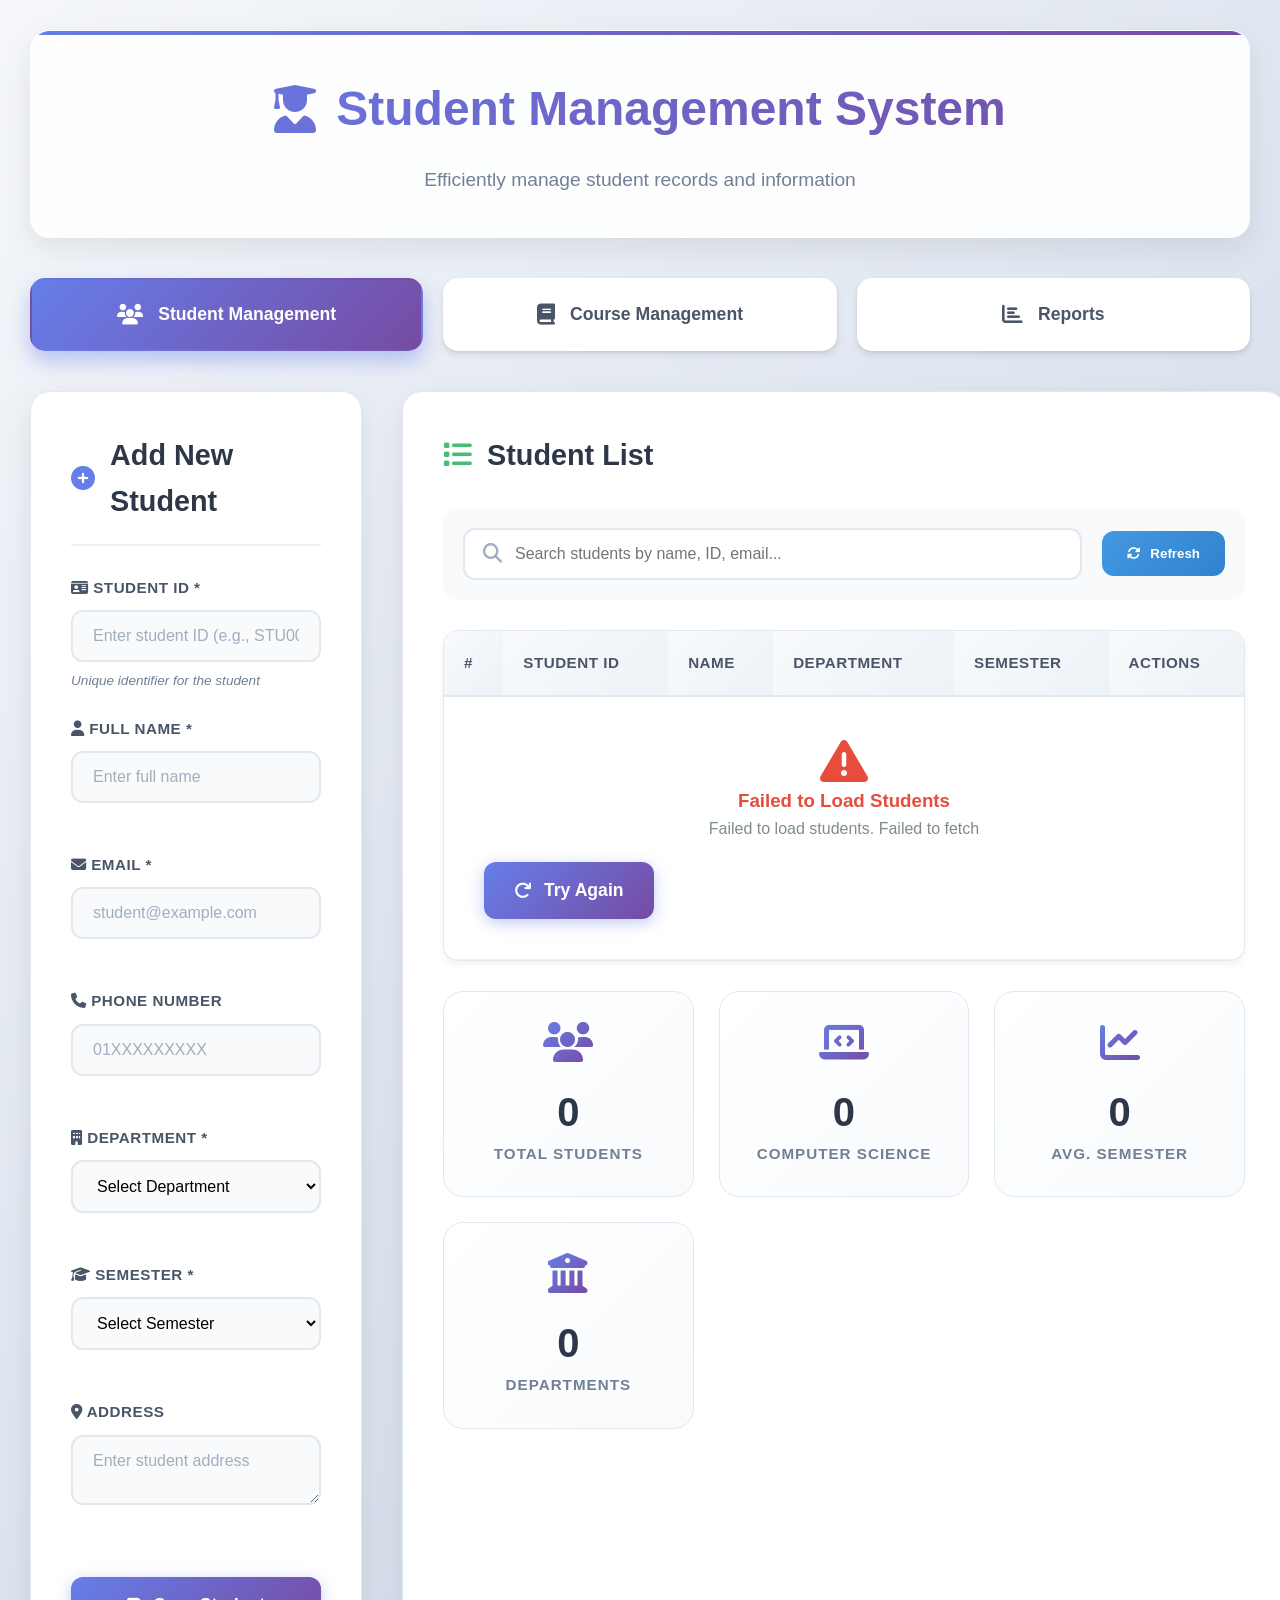
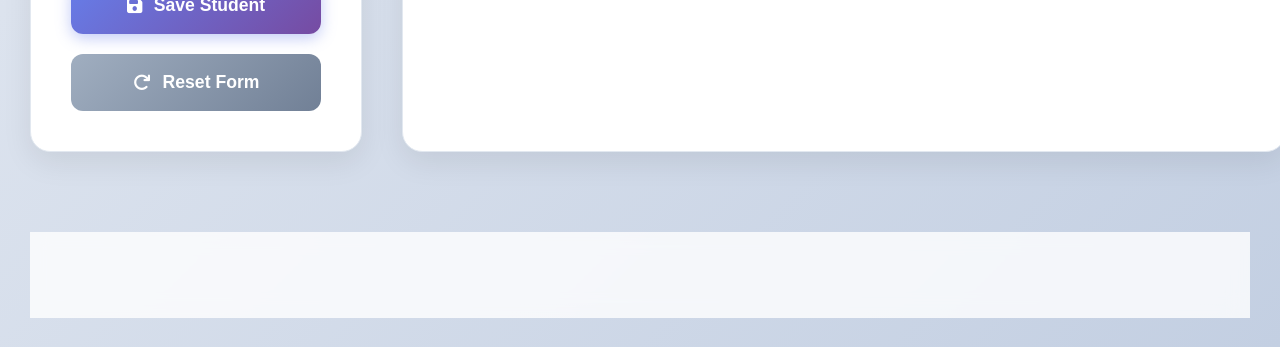
<file: student-management-system/frontend/index.html>
<!DOCTYPE html>
<html lang="en">
<head>
    <meta charset="UTF-8">
    <meta name="viewport" content="width=device-width, initial-scale=1.0">
    <title>Student Management System</title>
    <link rel="stylesheet" href="style.css">
    <link rel="stylesheet" href="https://cdnjs.cloudflare.com/ajax/libs/font-awesome/6.4.0/css/all.min.css">
</head>
<body>
    <div class="container">
        <!-- Header -->
        <header>
            <h1><i class="fas fa-user-graduate"></i> Student Management System</h1>
            <p>Efficiently manage student records and information</p>
        </header>

        <!-- Navigation Menu -->
        <div class="navigation">
            <a href="index.html" class="nav-btn active">
                <i class="fas fa-users"></i> Student Management
            </a>
            <a href="courses.html" class="nav-btn">
                <i class="fas fa-book"></i> Course Management
            </a>
            <a href="#" class="nav-btn">
                <i class="fas fa-chart-bar"></i> Reports
            </a>
        </div>

        <!-- Main Content Area -->
        <div class="main-content">
            <!-- Left Side: Student Form -->
            <div class="form-section">
                <h2><i class="fas fa-plus-circle"></i> Add New Student</h2>
                
                <form id="studentForm">
                    <input type="hidden" id="studentId" value="">
                    
                    <!-- Student ID -->
                    <div class="form-group">
                        <label for="student_id"><i class="fas fa-id-card"></i> Student ID *</label>
                        <input type="text" id="student_id" required placeholder="Enter student ID (e.g., STU001)">
                        <small class="form-text">Unique identifier for the student</small>
                    </div>
                    
                    <!-- Name and Email -->
                    <div class="form-row">
                        <div class="form-group">
                            <label for="name"><i class="fas fa-user"></i> Full Name *</label>
                            <input type="text" id="name" required placeholder="Enter full name">
                        </div>
                        <div class="form-group">
                            <label for="email"><i class="fas fa-envelope"></i> Email *</label>
                            <input type="email" id="email" required placeholder="student@example.com">
                        </div>
                    </div>
                    
                    <!-- Phone and Department -->
                    <div class="form-row">
                        <div class="form-group">
                            <label for="phone"><i class="fas fa-phone"></i> Phone Number</label>
                            <input type="text" id="phone" placeholder="01XXXXXXXXX">
                        </div>
                        <div class="form-group">
                            <label for="department"><i class="fas fa-building"></i> Department *</label>
                            <select id="department" required>
                                <option value="">Select Department</option>
                                <option value="Computer Science">Computer Science</option>
                                <option value="Mathematics">Mathematics</option>
                                <option value="Physics">Physics</option>
                                <option value="Chemistry">Chemistry</option>
                                <option value="English">English</option>
                                <option value="Business Administration">Business Administration</option>
                                <option value="Electrical Engineering">Electrical Engineering</option>
                                <option value="Civil Engineering">Civil Engineering</option>
                            </select>
                        </div>
                    </div>
                    
                    <!-- Semester and Address -->
                    <div class="form-row">
                        <div class="form-group">
                            <label for="semester"><i class="fas fa-graduation-cap"></i> Semester *</label>
                            <select id="semester" required>
                                <option value="">Select Semester</option>
                                <option value="1">1st Semester</option>
                                <option value="2">2nd Semester</option>
                                <option value="3">3rd Semester</option>
                                <option value="4">4th Semester</option>
                                <option value="5">5th Semester</option>
                                <option value="6">6th Semester</option>
                                <option value="7">7th Semester</option>
                                <option value="8">8th Semester</option>
                            </select>
                        </div>
                        <div class="form-group">
                            <label for="address"><i class="fas fa-map-marker-alt"></i> Address</label>
                            <textarea id="address" rows="2" placeholder="Enter student address"></textarea>
                        </div>
                    </div>
                    
                    <!-- Form Buttons -->
                    <div class="form-buttons">
                        <button type="submit" id="submitBtn" class="btn-submit">
                            <i class="fas fa-save"></i> Save Student
                        </button>
                        <button type="button" id="cancelBtn" class="btn-cancel" style="display:none;">
                            <i class="fas fa-times"></i> Cancel
                        </button>
                        <button type="reset" class="btn-reset">
                            <i class="fas fa-redo"></i> Reset Form
                        </button>
                    </div>
                </form>
            </div>

            <!-- Right Side: Student List -->
            <div class="list-section">
                <h2><i class="fas fa-list"></i> Student List</h2>
                
                <!-- Search Box -->
                <div class="search-filter">
                    <div class="search-box">
                        <input type="text" id="searchInput" placeholder="Search students by name, ID, email...">
                        <i class="fas fa-search"></i>
                    </div>
                    <button id="refreshBtn" class="btn-refresh">
                        <i class="fas fa-sync-alt"></i> Refresh
                    </button>
                </div>
                
                <!-- Student Table -->
                <div class="table-container">
                    <table id="studentTable">
                        <thead>
                            <tr>
                                <th>#</th>
                                <th>Student ID</th>
                                <th>Name</th>
                                <th>Department</th>
                                <th>Semester</th>
                                <th>Actions</th>
                            </tr>
                        </thead>
                        <tbody id="studentTableBody">
                            <!-- Students will be loaded here -->
                            <tr>
                                <td colspan="6" style="text-align: center; padding: 40px;">
                                    <div class="loading-state">
                                        <i class="fas fa-spinner fa-spin"></i>
                                        <p>Loading students...</p>
                                    </div>
                                </td>
                            </tr>
                        </tbody>
                    </table>
                </div>
                
                <!-- Statistics -->
                <div class="stats">
                    <div class="stat-card">
                        <i class="fas fa-users"></i>
                        <h3 id="totalStudents">0</h3>
                        <p>Total Students</p>
                    </div>
                    <div class="stat-card">
                        <i class="fas fa-laptop-code"></i>
                        <h3 id="csStudents">0</h3>
                        <p>Computer Science</p>
                    </div>
                    <div class="stat-card">
                        <i class="fas fa-chart-line"></i>
                        <h3 id="semesterAvg">0</h3>
                        <p>Avg. Semester</p>
                    </div>
                    <div class="stat-card">
                        <i class="fas fa-university"></i>
                        <h3 id="deptCount">0</h3>
                        <p>Departments</p>
                    </div>
                </div>
            </div>
        </div>
        
        <!-- Footer -->
        <footer>
            <p>Student Management System &copy; 2026 | Simple DBMS Project with MySQL & PHP</p>
        </footer>
    </div>

    <!-- Message Modal -->
    <div id="messageModal" class="modal">
        <div class="modal-content">
            <span class="close-modal">&times;</span>
            <div id="modalMessage"></div>
        </div>
    </div>

    <script src="script.js"></script>
</body>
</html>
</file>
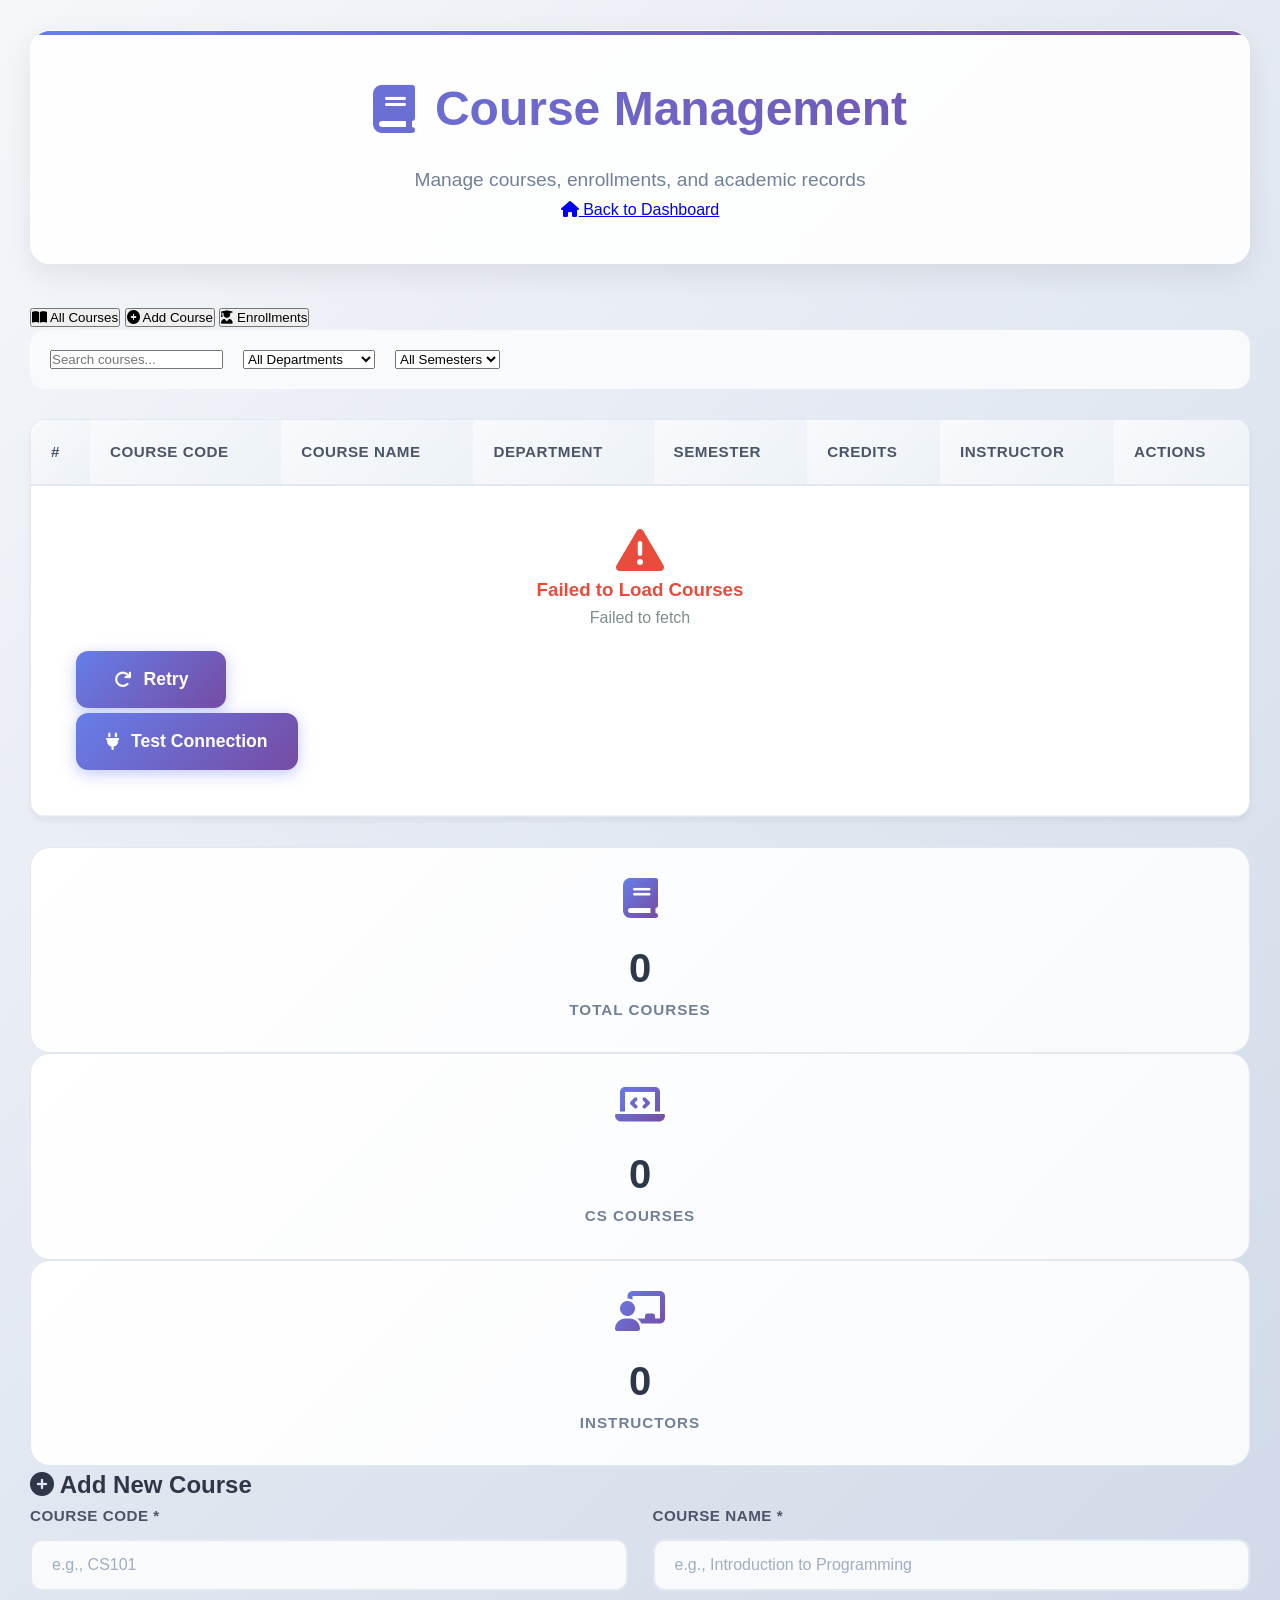
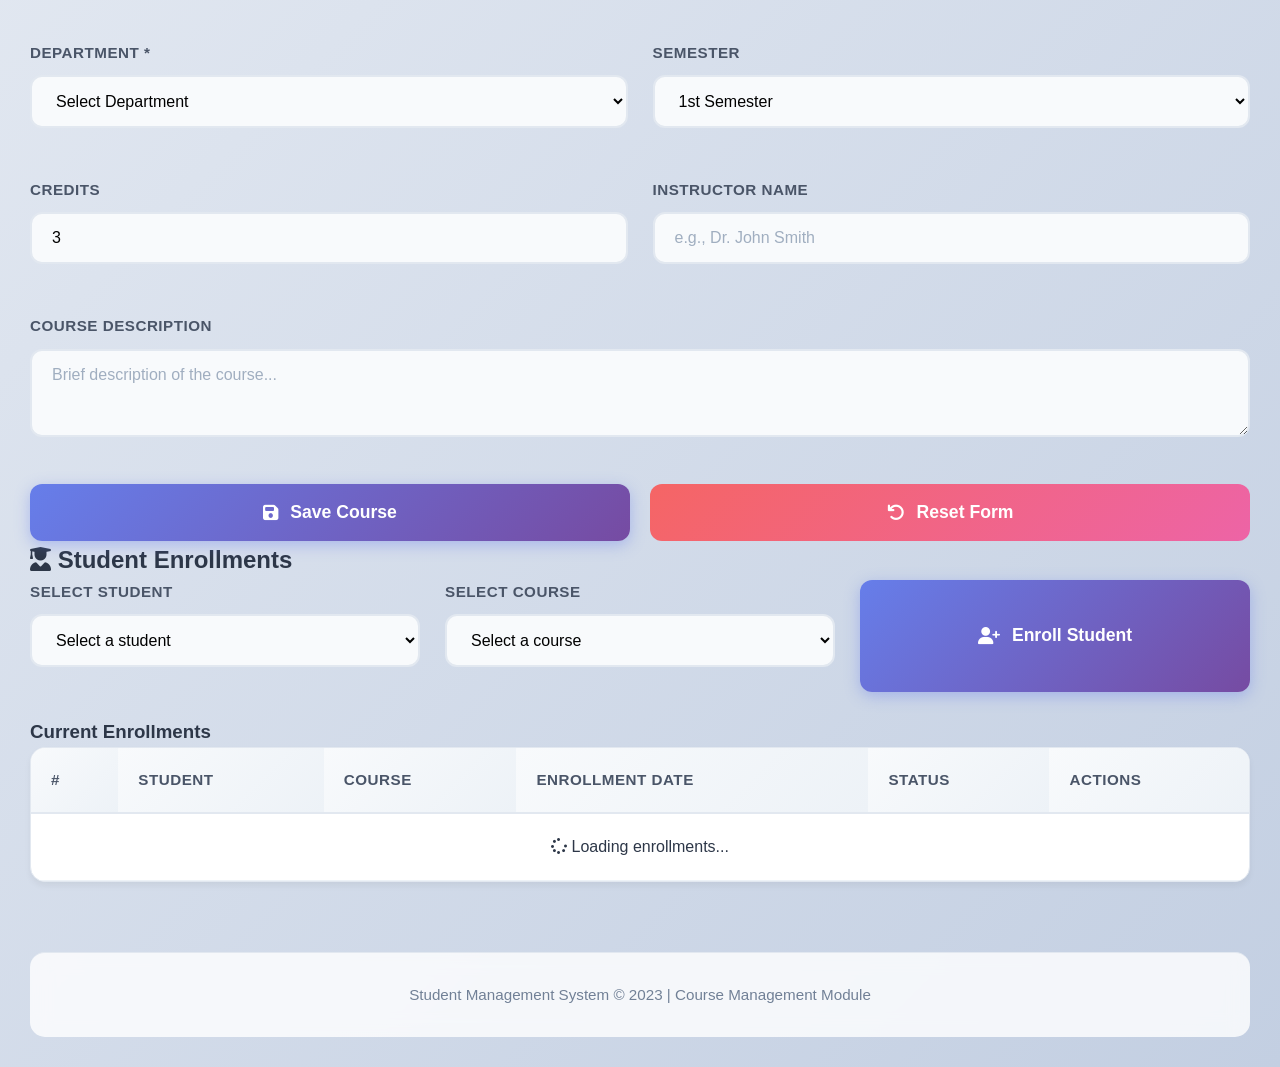
<file: student-management-system/frontend/courses.html>
<!DOCTYPE html>
<html lang="en">
<head>
    <meta charset="UTF-8">
    <meta name="viewport" content="width=device-width, initial-scale=1.0">
    <title>Course Management | Student System</title>
    <link rel="stylesheet" href="style.css">
    <link rel="stylesheet" href="https://cdnjs.cloudflare.com/ajax/libs/font-awesome/6.4.0/css/all.min.css">
</head>
<body>
    <div class="container">
        <header>
            <h1><i class="fas fa-book"></i> Course Management</h1>
            <p>Manage courses, enrollments, and academic records</p>
            <div class="header-links">
                <a href="index.html" class="btn-back"><i class="fas fa-home"></i> Back to Dashboard</a>
            </div>
        </header>

        <div class="tabs">
            <button class="tab-btn active" onclick="openTab('courses')">
                <i class="fas fa-book-open"></i> All Courses
            </button>
            <button class="tab-btn" onclick="openTab('add-course')">
                <i class="fas fa-plus-circle"></i> Add Course
            </button>
            <button class="tab-btn" onclick="openTab('enrollments')">
                <i class="fas fa-user-graduate"></i> Enrollments
            </button>
        </div>

        <!-- Courses Tab -->
        <div id="courses" class="tab-content active">
            <div class="search-filter">
                <input type="text" id="courseSearch" placeholder="Search courses...">
                <select id="departmentFilter">
                    <option value="">All Departments</option>
                    <option value="Computer Science">Computer Science</option>
                    <option value="Mathematics">Mathematics</option>
                    <option value="Physics">Physics</option>
                    <option value="English">English</option>
                </select>
                <select id="semesterFilter">
                    <option value="">All Semesters</option>
                    <option value="1">Semester 1</option>
                    <option value="2">Semester 2</option>
                    <option value="3">Semester 3</option>
                    <option value="4">Semester 4</option>
                    <option value="5">Semester 5</option>
                    <option value="6">Semester 6</option>
                    <option value="7">Semester 7</option>
                    <option value="8">Semester 8</option>
                </select>
            </div>

            <div class="table-container">
                <table id="coursesTable">
                    <thead>
                        <tr>
                            <th>#</th>
                            <th>Course Code</th>
                            <th>Course Name</th>
                            <th>Department</th>
                            <th>Semester</th>
                            <th>Credits</th>
                            <th>Instructor</th>
                            <th>Actions</th>
                        </tr>
                    </thead>
                    <tbody id="coursesTableBody">
                        <!-- Courses will be loaded here -->
                        <tr>
                            <td colspan="8" style="text-align: center; padding: 40px;">
                                <i class="fas fa-spinner fa-spin"></i> Loading courses...
                            </td>
                        </tr>
                    </tbody>
                </table>
            </div>
            
            <div class="course-stats">
                <div class="stat-card">
                    <i class="fas fa-book"></i>
                    <h3 id="totalCourses">0</h3>
                    <p>Total Courses</p>
                </div>
                <div class="stat-card">
                    <i class="fas fa-laptop-code"></i>
                    <h3 id="csCourses">0</h3>
                    <p>CS Courses</p>
                </div>
                <div class="stat-card">
                    <i class="fas fa-chalkboard-teacher"></i>
                    <h3 id="instructorsCount">0</h3>
                    <p>Instructors</p>
                </div>
            </div>
        </div>

        <!-- Add Course Tab -->
        <div id="add-course" class="tab-content">
            <h2><i class="fas fa-plus-circle"></i> Add New Course</h2>
            <form id="courseForm">
                <div class="form-row">
                    <div class="form-group">
                        <label for="course_code">Course Code *</label>
                        <input type="text" id="course_code" required placeholder="e.g., CS101">
                    </div>
                    <div class="form-group">
                        <label for="course_name">Course Name *</label>
                        <input type="text" id="course_name" required placeholder="e.g., Introduction to Programming">
                    </div>
                </div>

                <div class="form-row">
                    <div class="form-group">
                        <label for="department">Department *</label>
                        <select id="department" required>
                            <option value="">Select Department</option>
                            <option value="Computer Science">Computer Science</option>
                            <option value="Mathematics">Mathematics</option>
                            <option value="Physics">Physics</option>
                            <option value="Chemistry">Chemistry</option>
                            <option value="English">English</option>
                            <option value="Business Administration">Business Administration</option>
                        </select>
                    </div>
                    <div class="form-group">
                        <label for="semester">Semester</label>
                        <select id="semester">
                            <option value="1">1st Semester</option>
                            <option value="2">2nd Semester</option>
                            <option value="3">3rd Semester</option>
                            <option value="4">4th Semester</option>
                            <option value="5">5th Semester</option>
                            <option value="6">6th Semester</option>
                            <option value="7">7th Semester</option>
                            <option value="8">8th Semester</option>
                        </select>
                    </div>
                </div>

                <div class="form-row">
                    <div class="form-group">
                        <label for="credits">Credits</label>
                        <input type="number" id="credits" min="1" max="6" value="3">
                    </div>
                    <div class="form-group">
                        <label for="instructor_name">Instructor Name</label>
                        <input type="text" id="instructor_name" placeholder="e.g., Dr. John Smith">
                    </div>
                </div>

                <div class="form-group">
                    <label for="description">Course Description</label>
                    <textarea id="description" rows="3" placeholder="Brief description of the course..."></textarea>
                </div>

                <div class="form-buttons">
                    <button type="submit" class="btn-submit">
                        <i class="fas fa-save"></i> Save Course
                    </button>
                    <button type="reset" class="btn-cancel">
                        <i class="fas fa-undo"></i> Reset Form
                    </button>
                </div>
            </form>
        </div>

        <!-- Enrollments Tab -->
        <div id="enrollments" class="tab-content">
            <h2><i class="fas fa-user-graduate"></i> Student Enrollments</h2>
            
            <div class="enrollment-controls">
                <div class="form-row">
                    <div class="form-group">
                        <label for="studentSelect">Select Student</label>
                        <select id="studentSelect">
                            <option value="">Select a student</option>
                        </select>
                    </div>
                    <div class="form-group">
                        <label for="courseSelect">Select Course</label>
                        <select id="courseSelect">
                            <option value="">Select a course</option>
                        </select>
                    </div>
                    <button id="enrollBtn" class="btn-submit">
                        <i class="fas fa-user-plus"></i> Enroll Student
                    </button>
                </div>
            </div>

            <div id="enrollmentResults">
                <h3>Current Enrollments</h3>
                <div class="table-container">
                    <table id="enrollmentsTable">
                        <thead>
                            <tr>
                                <th>#</th>
                                <th>Student</th>
                                <th>Course</th>
                                <th>Enrollment Date</th>
                                <th>Status</th>
                                <th>Actions</th>
                            </tr>
                        </thead>
                        <tbody id="enrollmentsTableBody">
                            <tr>
                                <td colspan="6" style="text-align: center; padding: 20px;">
                                    <i class="fas fa-spinner fa-spin"></i> Loading enrollments...
                                </td>
                            </tr>
                        </tbody>
                    </table>
                </div>
            </div>
        </div>
        
        <footer>
            <p>Student Management System &copy; 2023 | Course Management Module</p>
        </footer>
    </div>

    <!-- Message Modal -->
    <div id="messageModal" class="modal" style="display:none;">
        <div class="modal-content">
            <span class="close-modal">&times;</span>
            <div id="modalMessage"></div>
        </div>
    </div>

    <script src="courses.js"></script>
</body>
</html>
</file>
<file: student-management-system/frontend/style.css>
/* ============================================
   Student Management System - Delightful CSS
   Modern, Professional & Attractive Design
   ============================================ */

/* Reset & Base Styles */
* {
    margin: 0;
    padding: 0;
    box-sizing: border-box;
}

body {
    font-family: 'Inter', -apple-system, BlinkMacSystemFont, 'Segoe UI', Roboto, Oxygen, Ubuntu, sans-serif;
    background: linear-gradient(135deg, #f5f7fa 0%, #c3cfe2 100%);
    color: #2d3748;
    line-height: 1.6;
    min-height: 100vh;
    overflow-x: hidden;
}

.container {
    max-width: 1400px;
    margin: 0 auto;
    padding: 30px;
    min-height: 100vh;
    display: flex;
    flex-direction: column;
}

/* Header - Glassmorphism Effect */
header {
    text-align: center;
    margin-bottom: 40px;
    padding: 40px 30px;
    background: rgba(255, 255, 255, 0.9);
    backdrop-filter: blur(10px);
    border-radius: 20px;
    box-shadow: 0 10px 30px rgba(0, 0, 0, 0.08);
    border: 1px solid rgba(255, 255, 255, 0.2);
    position: relative;
    overflow: hidden;
}

header::before {
    content: '';
    position: absolute;
    top: 0;
    left: 0;
    right: 0;
    height: 4px;
    background: linear-gradient(90deg, #667eea 0%, #764ba2 100%);
}

header h1 {
    font-size: 3rem;
    font-weight: 800;
    margin-bottom: 15px;
    background: linear-gradient(135deg, #667eea 0%, #764ba2 100%);
    -webkit-background-clip: text;
    -webkit-text-fill-color: transparent;
    background-clip: text;
    display: flex;
    align-items: center;
    justify-content: center;
    gap: 20px;
}

header p {
    font-size: 1.2rem;
    color: #718096;
    font-weight: 500;
    max-width: 600px;
    margin: 0 auto;
    line-height: 1.8;
}

/* Navigation - Modern Card Style */
.navigation {
    display: flex;
    gap: 20px;
    margin-bottom: 40px;
    flex-wrap: wrap;
}

.nav-btn {
    flex: 1;
    min-width: 200px;
    padding: 20px 30px;
    background: white;
    color: #4a5568;
    text-decoration: none;
    border-radius: 15px;
    font-weight: 600;
    font-size: 1.1rem;
    transition: all 0.4s cubic-bezier(0.4, 0, 0.2, 1);
    border: 2px solid transparent;
    display: flex;
    align-items: center;
    justify-content: center;
    gap: 15px;
    box-shadow: 0 4px 6px rgba(50, 50, 93, 0.11), 0 1px 3px rgba(0, 0, 0, 0.08);
    position: relative;
    overflow: hidden;
}

.nav-btn::before {
    content: '';
    position: absolute;
    top: 0;
    left: 0;
    right: 0;
    height: 100%;
    background: linear-gradient(135deg, #667eea 0%, #764ba2 100%);
    opacity: 0;
    transition: opacity 0.4s;
    z-index: 1;
}

.nav-btn:hover {
    transform: translateY(-5px) scale(1.02);
    box-shadow: 0 15px 35px rgba(50, 50, 93, 0.1), 0 5px 15px rgba(0, 0, 0, 0.07);
    border-color: #667eea;
}

.nav-btn:hover::before {
    opacity: 0.05;
}

.nav-btn.active {
    background: linear-gradient(135deg, #667eea 0%, #764ba2 100%);
    color: white;
    box-shadow: 0 10px 20px rgba(102, 126, 234, 0.4);
}

.nav-btn i {
    font-size: 1.3rem;
    z-index: 2;
    position: relative;
}

.nav-btn span {
    z-index: 2;
    position: relative;
}

/* Main Content Grid */
.main-content {
    display: grid;
    grid-template-columns: 1fr 1.5fr;
    gap: 40px;
    margin-bottom: 40px;
    flex: 1;
}

@media (max-width: 1200px) {
    .main-content {
        grid-template-columns: 1fr;
    }
}

/* Form Section - Modern Card */
.form-section {
    background: white;
    padding: 40px;
    border-radius: 20px;
    box-shadow: 0 10px 30px rgba(0, 0, 0, 0.08);
    border: 1px solid #e2e8f0;
    transition: transform 0.3s ease;
}

.form-section:hover {
    transform: translateY(-5px);
    box-shadow: 0 20px 40px rgba(0, 0, 0, 0.1);
}

.form-section h2 {
    color: #2d3748;
    margin-bottom: 30px;
    padding-bottom: 20px;
    border-bottom: 2px solid #edf2f7;
    font-size: 1.8rem;
    font-weight: 700;
    display: flex;
    align-items: center;
    gap: 15px;
}

.form-section h2 i {
    color: #667eea;
    font-size: 1.5rem;
}

/* Form Elements - Modern Design */
.form-group {
    margin-bottom: 25px;
    position: relative;
}

.form-group label {
    display: block;
    margin-bottom: 10px;
    font-weight: 600;
    color: #4a5568;
    font-size: 0.95rem;
    text-transform: uppercase;
    letter-spacing: 0.5px;
}

.form-group input,
.form-group select,
.form-group textarea {
    width: 100%;
    padding: 15px 20px;
    border: 2px solid #e2e8f0;
    border-radius: 12px;
    font-size: 1rem;
    transition: all 0.3s ease;
    background: #f8fafc;
    font-family: inherit;
}

.form-group input:focus,
.form-group select:focus,
.form-group textarea:focus {
    border-color: #667eea;
    background: white;
    box-shadow: 0 0 0 4px rgba(102, 126, 234, 0.1);
    outline: none;
    transform: translateY(-2px);
}

.form-group input::placeholder,
.form-group textarea::placeholder {
    color: #a0aec0;
}

.form-text {
    display: block;
    margin-top: 8px;
    font-size: 0.85rem;
    color: #718096;
    font-style: italic;
}

/* Form Row Grid */
.form-row {
    display: grid;
    grid-template-columns: repeat(auto-fit, minmax(250px, 1fr));
    gap: 25px;
    margin-bottom: 25px;
}

/* Form Buttons - Gradient Design */
.form-buttons {
    display: flex;
    gap: 20px;
    margin-top: 40px;
    flex-wrap: wrap;
}

.btn-submit {
    flex: 1;
    min-width: 150px;
    padding: 18px 30px;
    background: linear-gradient(135deg, #667eea 0%, #764ba2 100%);
    color: white;
    border: none;
    border-radius: 12px;
    font-weight: 600;
    font-size: 1.1rem;
    cursor: pointer;
    transition: all 0.4s cubic-bezier(0.4, 0, 0.2, 1);
    display: flex;
    align-items: center;
    justify-content: center;
    gap: 12px;
    box-shadow: 0 4px 15px rgba(102, 126, 234, 0.4);
    position: relative;
    overflow: hidden;
}

.btn-submit::before {
    content: '';
    position: absolute;
    top: 0;
    left: 0;
    right: 0;
    bottom: 0;
    background: linear-gradient(135deg, #764ba2 0%, #667eea 100%);
    opacity: 0;
    transition: opacity 0.4s;
}

.btn-submit:hover {
    transform: translateY(-3px);
    box-shadow: 0 10px 25px rgba(102, 126, 234, 0.5);
}

.btn-submit:hover::before {
    opacity: 1;
}

.btn-submit:active {
    transform: translateY(0);
}

.btn-submit i,
.btn-submit span {
    position: relative;
    z-index: 1;
}

.btn-cancel {
    flex: 1;
    min-width: 150px;
    padding: 18px 30px;
    background: linear-gradient(135deg, #f56565 0%, #ed64a6 100%);
    color: white;
    border: none;
    border-radius: 12px;
    font-weight: 600;
    font-size: 1.1rem;
    cursor: pointer;
    transition: all 0.3s ease;
    display: flex;
    align-items: center;
    justify-content: center;
    gap: 12px;
}

.btn-cancel:hover {
    transform: translateY(-3px);
    box-shadow: 0 10px 25px rgba(245, 101, 101, 0.3);
}

.btn-reset {
    flex: 1;
    min-width: 150px;
    padding: 18px 30px;
    background: linear-gradient(135deg, #a0aec0 0%, #718096 100%);
    color: white;
    border: none;
    border-radius: 12px;
    font-weight: 600;
    font-size: 1.1rem;
    cursor: pointer;
    transition: all 0.3s ease;
    display: flex;
    align-items: center;
    justify-content: center;
    gap: 12px;
}

.btn-reset:hover {
    transform: translateY(-3px);
    box-shadow: 0 10px 25px rgba(113, 128, 150, 0.3);
}

/* List Section */
.list-section {
    background: white;
    padding: 40px;
    border-radius: 20px;
    box-shadow: 0 10px 30px rgba(0, 0, 0, 0.08);
    border: 1px solid #e2e8f0;
}

.list-section h2 {
    color: #2d3748;
    margin-bottom: 30px;
    font-size: 1.8rem;
    font-weight: 700;
    display: flex;
    align-items: center;
    gap: 15px;
}

.list-section h2 i {
    color: #48bb78;
}

/* Search & Filter */
.search-filter {
    display: flex;
    gap: 20px;
    margin-bottom: 30px;
    align-items: center;
    background: #f8fafc;
    padding: 20px;
    border-radius: 15px;
}

.search-box {
    flex: 1;
    position: relative;
}

.search-box input {
    width: 100%;
    padding: 15px 20px 15px 50px;
    border: 2px solid #e2e8f0;
    border-radius: 12px;
    font-size: 1rem;
    transition: all 0.3s ease;
    background: white;
}

.search-box input:focus {
    border-color: #48bb78;
    box-shadow: 0 0 0 4px rgba(72, 187, 120, 0.1);
    outline: none;
}

.search-box i {
    position: absolute;
    left: 20px;
    top: 50%;
    transform: translateY(-50%);
    color: #a0aec0;
    font-size: 1.2rem;
}

.btn-refresh {
    padding: 15px 25px;
    background: linear-gradient(135deg, #4299e1 0%, #3182ce 100%);
    color: white;
    border: none;
    border-radius: 12px;
    font-weight: 600;
    cursor: pointer;
    transition: all 0.3s ease;
    display: flex;
    align-items: center;
    gap: 10px;
    white-space: nowrap;
}

.btn-refresh:hover {
    transform: translateY(-3px);
    box-shadow: 0 10px 25px rgba(66, 153, 225, 0.3);
}

/* Table Styles */
.table-container {
    overflow-x: auto;
    margin-bottom: 30px;
    border-radius: 15px;
    border: 1px solid #e2e8f0;
    background: white;
    box-shadow: 0 4px 6px rgba(0, 0, 0, 0.05);
}

table {
    width: 100%;
    border-collapse: collapse;
    min-width: 800px;
}

th {
    background: linear-gradient(135deg, #f8fafc 0%, #edf2f7 100%);
    padding: 20px;
    text-align: left;
    font-weight: 700;
    color: #4a5568;
    border-bottom: 2px solid #e2e8f0;
    font-size: 0.95rem;
    text-transform: uppercase;
    letter-spacing: 0.5px;
    position: sticky;
    top: 0;
}

td {
    padding: 20px;
    border-bottom: 1px solid #edf2f7;
    transition: background-color 0.2s ease;
}

tbody tr {
    transition: all 0.3s ease;
}

tbody tr:hover {
    background-color: #f8fafc;
    transform: scale(1.005);
    box-shadow: 0 4px 15px rgba(0, 0, 0, 0.05);
}

/* Student Info in Table */
.student-info {
    display: flex;
    flex-direction: column;
}

.student-name {
    font-weight: 600;
    color: #2d3748;
    font-size: 1.1rem;
}

.student-email {
    font-size: 0.9rem;
    color: #718096;
    margin-top: 4px;
}

/* Badges */
.dept-badge {
    background: linear-gradient(135deg, #e3f2fd 0%, #bbdefb 100%);
    color: #1976d2;
    padding: 8px 16px;
    border-radius: 20px;
    font-size: 0.85rem;
    font-weight: 600;
    display: inline-block;
    border: 1px solid #90caf9;
}

.semester-badge {
    background: linear-gradient(135deg, #e8f5e9 0%, #c8e6c9 100%);
    color: #388e3c;
    padding: 8px 16px;
    border-radius: 20px;
    font-size: 0.85rem;
    font-weight: 600;
    display: inline-block;
    border: 1px solid #a5d6a7;
}

/* Action Buttons */
.action-buttons {
    display: flex;
    gap: 10px;
    flex-wrap: wrap;
}

.btn-view,
.btn-edit,
.btn-delete {
    padding: 10px 15px;
    border: none;
    border-radius: 10px;
    cursor: pointer;
    font-size: 0.9rem;
    transition: all 0.3s ease;
    display: flex;
    align-items: center;
    justify-content: center;
    gap: 8px;
    min-width: 40px;
    min-height: 40px;
}

.btn-view {
    background: linear-gradient(135deg, #4299e1 0%, #3182ce 100%);
    color: white;
}

.btn-view:hover {
    transform: translateY(-2px);
    box-shadow: 0 5px 15px rgba(66, 153, 225, 0.4);
}

.btn-edit {
    background: linear-gradient(135deg, #f6ad55 0%, #ed8936 100%);
    color: white;
}

.btn-edit:hover {
    transform: translateY(-2px);
    box-shadow: 0 5px 15px rgba(246, 173, 85, 0.4);
}

.btn-delete {
    background: linear-gradient(135deg, #f56565 0%, #e53e3e 100%);
    color: white;
}

.btn-delete:hover {
    transform: translateY(-2px);
    box-shadow: 0 5px 15px rgba(245, 101, 101, 0.4);
}

/* Stats Cards - Modern Design */
.stats {
    display: grid;
    grid-template-columns: repeat(auto-fit, minmax(200px, 1fr));
    gap: 25px;
    margin-top: 30px;
}

.stat-card {
    background: linear-gradient(135deg, #ffffff 0%, #f8fafc 100%);
    padding: 30px 20px;
    border-radius: 20px;
    text-align: center;
    border: 1px solid #e2e8f0;
    transition: all 0.4s cubic-bezier(0.4, 0, 0.2, 1);
    position: relative;
    overflow: hidden;
}

.stat-card::before {
    content: '';
    position: absolute;
    top: 0;
    left: 0;
    right: 0;
    height: 4px;
    background: linear-gradient(90deg, #667eea 0%, #764ba2 100%);
    opacity: 0;
    transition: opacity 0.4s;
}

.stat-card:hover {
    transform: translateY(-10px) scale(1.05);
    box-shadow: 0 20px 40px rgba(0, 0, 0, 0.1);
    border-color: transparent;
}

.stat-card:hover::before {
    opacity: 1;
}

.stat-card i {
    font-size: 2.5rem;
    margin-bottom: 20px;
    background: linear-gradient(135deg, #667eea 0%, #764ba2 100%);
    -webkit-background-clip: text;
    -webkit-text-fill-color: transparent;
    background-clip: text;
}

.stat-card h3 {
    font-size: 2.5rem;
    font-weight: 800;
    color: #2d3748;
    margin: 10px 0;
    line-height: 1;
}

.stat-card p {
    color: #718096;
    font-size: 0.95rem;
    font-weight: 600;
    text-transform: uppercase;
    letter-spacing: 1px;
}

/* Modal - Glassmorphism */
.modal {
    display: none;
    position: fixed;
    z-index: 10000;
    left: 0;
    top: 0;
    width: 100%;
    height: 100%;
    background: rgba(0, 0, 0, 0.5);
    backdrop-filter: blur(5px);
    animation: fadeIn 0.3s ease-out;
}

.modal-content {
    background: rgba(255, 255, 255, 0.95);
    backdrop-filter: blur(10px);
    margin: 10% auto;
    padding: 40px;
    border-radius: 25px;
    width: 90%;
    max-width: 500px;
    position: relative;
    border: 1px solid rgba(255, 255, 255, 0.2);
    box-shadow: 0 25px 50px rgba(0, 0, 0, 0.15);
    animation: slideUp 0.4s cubic-bezier(0.4, 0, 0.2, 1);
}

@keyframes slideUp {
    from {
        opacity: 0;
        transform: translateY(50px) scale(0.9);
    }
    to {
        opacity: 1;
        transform: translateY(0) scale(1);
    }
}

.close-modal {
    position: absolute;
    right: 25px;
    top: 25px;
    font-size: 28px;
    font-weight: bold;
    color: #a0aec0;
    cursor: pointer;
    transition: all 0.3s ease;
    width: 40px;
    height: 40px;
    display: flex;
    align-items: center;
    justify-content: center;
    border-radius: 50%;
}

.close-modal:hover {
    color: #f56565;
    background: #fed7d7;
    transform: rotate(90deg);
}

/* Message Styles */
.message-success,
.message-error,
.message-info {
    padding: 25px;
    border-radius: 15px;
    margin: 20px 0;
    display: flex;
    align-items: center;
    gap: 20px;
    border-left: 5px solid;
    animation: slideInRight 0.5s cubic-bezier(0.4, 0, 0.2, 1);
}

@keyframes slideInRight {
    from {
        opacity: 0;
        transform: translateX(100%);
    }
    to {
        opacity: 1;
        transform: translateX(0);
    }
}

.message-success {
    background: linear-gradient(135deg, #f0fff4 0%, #c6f6d5 100%);
    color: #276749;
    border-left-color: #48bb78;
}

.message-error {
    background: linear-gradient(135deg, #fff5f5 0%, #fed7d7 100%);
    color: #c53030;
    border-left-color: #f56565;
}

.message-info {
    background: linear-gradient(135deg, #ebf8ff 0%, #bee3f8 100%);
    color: #2c5282;
    border-left-color: #4299e1;
}

/* Loading State */
.loading-state {
    text-align: center;
    padding: 60px 20px;
    color: #718096;
}

.loading-state i {
    font-size: 48px;
    margin-bottom: 20px;
    background: linear-gradient(135deg, #667eea 0%, #764ba2 100%);
    -webkit-background-clip: text;
    -webkit-text-fill-color: transparent;
    background-clip: text;
    animation: pulse 1.5s infinite;
}

@keyframes pulse {
    0%, 100% { opacity: 1; }
    50% { opacity: 0.5; }
}

/* Empty State */
.empty-state {
    text-align: center;
    padding: 60px 20px;
    color: #a0aec0;
}

.empty-state i {
    font-size: 64px;
    margin-bottom: 20px;
    opacity: 0.3;
    animation: float 3s ease-in-out infinite;
}

@keyframes float {
    0%, 100% { transform: translateY(0); }
    50% { transform: translateY(-10px); }
}

/* Footer */
footer {
    text-align: center;
    padding: 30px;
    margin-top: 40px;
    color: #718096;
    font-size: 0.95rem;
    border-top: 1px solid #e2e8f0;
    background: rgba(255, 255, 255, 0.8);
    border-radius: 15px;
    backdrop-filter: blur(10px);
}

/* Scrollbar Styling */
::-webkit-scrollbar {
    width: 10px;
    height: 10px;
}

::-webkit-scrollbar-track {
    background: #f1f1f1;
    border-radius: 10px;
}

::-webkit-scrollbar-thumb {
    background: linear-gradient(135deg, #667eea 0%, #764ba2 100%);
    border-radius: 10px;
}

::-webkit-scrollbar-thumb:hover {
    background: linear-gradient(135deg, #764ba2 0%, #667eea 100%);
}

/* Form Element Animations */
@keyframes fadeIn {
    from {
        opacity: 0;
        transform: translateY(-20px);
    }
    to {
        opacity: 1;
        transform: translateY(0);
    }
}

.form-group {
    animation: fadeIn 0.5s ease-out;
    animation-fill-mode: both;
}

.form-group:nth-child(1) { animation-delay: 0.1s; }
.form-group:nth-child(2) { animation-delay: 0.2s; }
.form-group:nth-child(3) { animation-delay: 0.3s; }
.form-group:nth-child(4) { animation-delay: 0.4s; }
.form-group:nth-child(5) { animation-delay: 0.5s; }

/* Floating Label Effect */
.form-group {
    position: relative;
}

.form-group input:focus ~ label,
.form-group input:valid ~ label {
    transform: translateY(-25px) scale(0.8);
    color: #667eea;
}

/* Responsive Design */
@media (max-width: 1024px) {
    .container {
        padding: 20px;
    }
    
    header h1 {
        font-size: 2.5rem;
    }
    
    .main-content {
        gap: 30px;
    }
}

@media (max-width: 768px) {
    .navigation {
        flex-direction: column;
    }
    
    .nav-btn {
        width: 100%;
    }
    
    .form-buttons {
        flex-direction: column;
    }
    
    .btn-submit,
    .btn-cancel,
    .btn-reset {
        width: 100%;
    }
    
    .stats {
        grid-template-columns: repeat(2, 1fr);
    }
    
    .search-filter {
        flex-direction: column;
    }
    
    .btn-refresh {
        width: 100%;
        justify-content: center;
    }
}

@media (max-width: 480px) {
    header {
        padding: 30px 20px;
    }
    
    header h1 {
        font-size: 2rem;
        flex-direction: column;
        gap: 10px;
    }
    
    .form-section,
    .list-section {
        padding: 25px;
    }
    
    .form-row {
        grid-template-columns: 1fr;
    }
    
    .stats {
        grid-template-columns: 1fr;
    }
    
    .modal-content {
        padding: 30px 20px;
    }
}

/* Dark Mode Support */
@media (prefers-color-scheme: dark) {
    body {
        background: linear-gradient(135deg, #1a202c 0%, #2d3748 100%);
        color: #e2e8f0;
    }
    
    .form-section,
    .list-section,
    .nav-btn,
    .modal-content {
        background: #2d3748;
        color: #e2e8f0;
        border-color: #4a5568;
    }
    
    .form-group input,
    .form-group select,
    .form-group textarea {
        background: #4a5568;
        border-color: #718096;
        color: #e2e8f0;
    }
    
    .form-group input:focus,
    .form-group select:focus,
    .form-group textarea:focus {
        background: #4a5568;
        border-color: #667eea;
    }
    
    .search-box input {
        background: #4a5568;
        color: #e2e8f0;
        border-color: #718096;
    }
    
    table {
        background: #2d3748;
        color: #e2e8f0;
    }
    
    th {
        background: #161d28;
        color: #e2e8f0;
        border-color: #718096;
    }
    
    td {
        border-color: #4a5568;
    }
    
    tbody tr:hover {
        background-color: #0d0d0e;
    }
    
    .stat-card {
        background: #4a5568;
        border-color: #718096;
        color: #e2e8f0;
    }
    
    footer {
        background: #2d3748;
        border-color: #4a5568;
        color: #a0aec0;
    }
}

/* Print Styles */
@media print {
    .navigation,
    .form-section,
    .search-filter,
    .btn-refresh,
    footer {
        display: none;
    }
    
    .main-content {
        grid-template-columns: 1fr;
    }
    
    table {
        box-shadow: none;
        border: 1px solid #000;
    }
}
</file>
